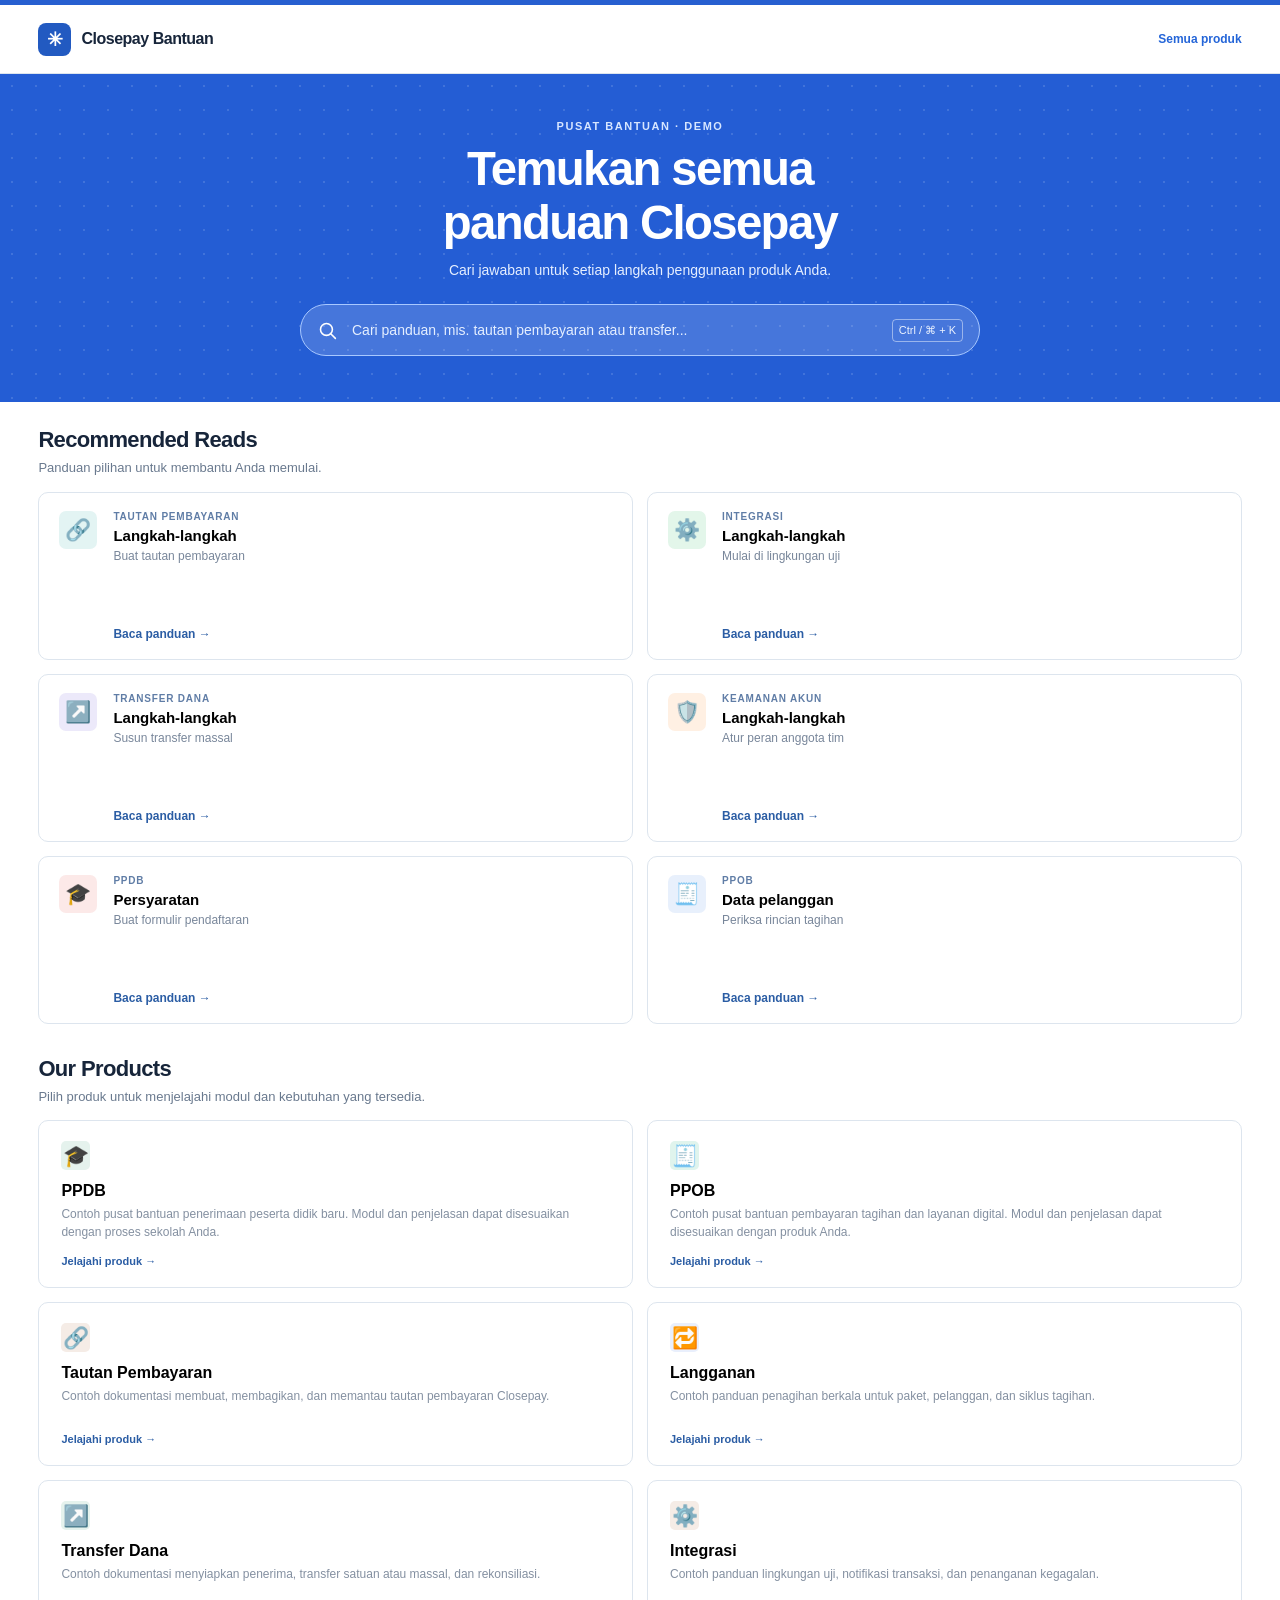
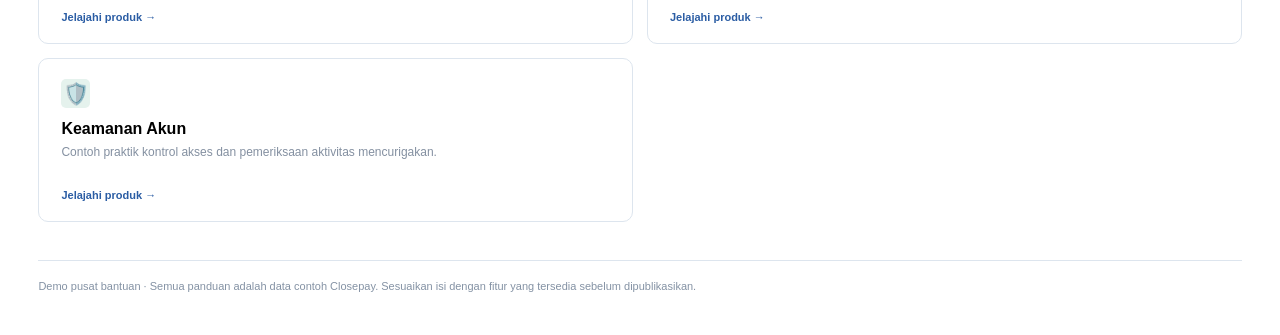
<file: index.html>
<!doctype html><html lang="id"><head><meta charset="utf-8"><meta name="viewport" content="width=device-width,initial-scale=1"><title>Pusat Bantuan Closepay — Demo</title><link rel="stylesheet" href="feedback.css"><style>
:root{--ink:#17253a;--muted:#69798e;--blue:#2465d8;--line:#dde5ee;--bg:#f6f8fb}*{box-sizing:border-box}html{scroll-behavior:smooth}body{margin:0;background:var(--bg);color:var(--ink);font:14px Arial,"Helvetica Neue",sans-serif}button,input{font:inherit}button{cursor:pointer}a{color:inherit;text-decoration:none}button:focus-visible,a:focus-visible,input:focus-visible{outline:3px solid #84b0ff;outline-offset:3px}.shell{width:100%;max-width:none;margin:0;padding-left:clamp(20px,3vw,56px);padding-right:clamp(20px,3vw,56px)}.top{background:white;border-bottom:1px solid var(--line)}.top .shell{height:68px;display:flex;align-items:center;justify-content:space-between}.brand{display:flex;align-items:center;gap:10px;font-size:16px;font-weight:800;letter-spacing:-.03em}.mark{display:grid;place-items:center;width:33px;height:33px;border-radius:8px;background:#225ac1;color:white;font-size:19px}.top nav{display:flex;gap:25px;font-size:12px;font-weight:700}.top nav a:hover,.top nav a:last-child{color:var(--blue)}main.shell{min-height:calc(100vh - 68px);display:flex;flex-direction:column;padding-top:42px;padding-bottom:40px}#view{flex:1}.eyebrow{color:var(--blue);font-size:11px;letter-spacing:.14em;text-transform:uppercase;font-weight:800}.intro h1,.page-title{font-size:clamp(29px,3.5vw,44px);letter-spacing:-.047em;line-height:1.14;margin:11px 0}.intro p,.page-lead{color:var(--muted);font-size:15px;line-height:1.6;margin:0}.searchbar{height:58px;max-width:720px;background:white;border:1px solid #cad7e8;border-radius:9px;display:flex;align-items:center;gap:12px;margin:29px 0 34px;padding:0 16px;box-shadow:0 6px 20px #1c35520b}.searchbar:focus-within{border-color:var(--blue);box-shadow:0 0 0 4px #2464d81b}.searchbar svg{color:#6b7d92;flex:none}.searchbar input{border:0;outline:0;min-width:0;flex:1;background:transparent;color:var(--ink)}.searchbar input::placeholder{color:#8795a7}.clear{display:none;border:0;background:#ecf1f7;color:#536982;border-radius:50%;width:26px;height:26px;font-size:18px}.clear.show{display:block}.key{border:1px solid var(--line);border-radius:4px;padding:4px 6px;color:#8997a9;font-size:11px}.crumbs{display:flex;gap:9px;align-items:center;flex-wrap:wrap;color:#8290a1;font-size:12px;margin-bottom:21px}.crumbs button{background:none;border:0;padding:2px 0;color:#4a6486}.crumbs button:hover{text-decoration:underline}.crumbs strong{color:var(--ink)}.heading{display:flex;justify-content:space-between;align-items:end;gap:15px;margin-bottom:18px}.heading h2{font-size:21px;letter-spacing:-.03em;margin:0 0 5px}.heading p{font-size:13px;color:var(--muted);margin:0;line-height:1.5}.count{font-size:11px;font-weight:700;color:#58718e;background:#e8eff7;padding:7px 10px;border-radius:5px;white-space:nowrap}
.board{display:grid;grid-template-columns:repeat(3,minmax(0,1fr));gap:14px}.menu-card{position:relative;overflow:hidden;min-height:190px;display:flex;flex-direction:column;text-align:left;padding:20px;background:#fff;border:1px solid var(--line);border-radius:9px;transition:transform .15s,border-color .15s,box-shadow .15s}.menu-card:hover,.need-card:hover{transform:translateY(-2px);border-color:#94b8e8;box-shadow:0 10px 24px #1d3a5c13}.menu-card.featured{grid-column:span 2;min-height:234px;background:#edf4fd;border-color:#d3e3f7}.menu-card .copy{position:relative;z-index:1}.menu-card .overline{font-size:10px;color:#7589a1;font-weight:800;letter-spacing:.12em;text-transform:uppercase}.menu-card h3{font-size:18px;letter-spacing:-.03em;margin:35px 0 7px}.menu-card p{font-size:12px;line-height:1.5;color:#728198;margin:0;max-width:275px}.menu-card .bottom{display:flex;justify-content:space-between;align-items:center;margin-top:auto;padding-top:18px;font-size:12px;color:#2b62b4;font-weight:700}.menu-card .arrow{font-size:19px}.menu-card img{position:absolute;right:10px;top:11px;width:115px;height:53px;object-fit:cover;object-position:left top;border-radius:5px;opacity:.85;pointer-events:none}.menu-card.featured img{width:43%;height:184px;top:25px;right:16px;object-fit:contain;background:#f1f6fb;border:1px solid #dbe6f3;box-shadow:0 8px 18px #264c7115}.menu-card.featured .copy{max-width:51%}.menu-card.featured h3{font-size:26px;margin:25px 0 9px}.menu-card.featured p{font-size:13px}.menu-card.featured .bottom{max-width:50%}
.menu-layout,.detail-layout{display:grid;grid-template-columns:minmax(0,1fr) 260px;gap:30px}.need-grid{display:grid;grid-template-columns:repeat(2,minmax(0,1fr));gap:11px}.need-card{min-height:107px;display:flex;flex-direction:column;justify-content:space-between;text-align:left;background:white;border:1px solid var(--line);border-radius:8px;padding:17px;transition:transform .15s,border-color .15s,box-shadow .15s}.need-card .number{font-size:11px;color:#8796aa;font-weight:700}.need-card .row{display:flex;align-items:end;justify-content:space-between;gap:10px;font-size:15px;font-weight:700;line-height:1.35}.need-card .row span:last-child{color:var(--blue);font-size:19px}.menu-aside{align-self:start;padding:16px;background:#edf3fa;border:1px solid #dce7f1;border-radius:9px}.menu-aside img{display:block;width:100%;border-radius:7px}.menu-aside p{font-size:11px;line-height:1.5;color:#6c7d92;margin:12px 2px 0}.all-topics{margin-top:34px}.topic-list{border-top:1px solid var(--line)}.topic-row{width:100%;display:flex;justify-content:space-between;align-items:center;gap:15px;text-align:left;padding:14px 2px;background:none;border:0;border-bottom:1px solid var(--line)}.topic-row:hover{background:#edf4fc;color:var(--blue)}.topic-row strong{font-size:13px}.topic-row small{display:block;margin-top:5px;font-size:11px;color:#8795a7}.topic-row .arrow{font-size:19px;color:#7893b5}.more{display:block;margin:19px auto 0;border:1px solid #cddaea;background:white;border-radius:6px;color:#345579;padding:10px 16px;font-weight:700}.more:hover{border-color:var(--blue);color:var(--blue)}
.detail-main{background:white;border:1px solid var(--line);border-radius:10px;overflow:hidden}.detail-head{padding:28px 30px 23px;border-bottom:1px solid var(--line)}.badge{font-size:11px;font-weight:800;letter-spacing:.11em;text-transform:uppercase;color:var(--blue)}.detail-head h1{font-size:clamp(25px,3vw,37px);line-height:1.15;letter-spacing:-.04em;margin:10px 0 0}.detail-body{padding:27px 30px 32px}.detail-body figure{margin:0 0 28px}.detail-body img{display:block;width:100%;max-width:620px;border:1px solid #e2eaf3;border-radius:9px}.detail-body figcaption{margin-top:8px;color:#8290a2;font-size:11px}.detail-body h2{font-size:19px;letter-spacing:-.02em;margin:0 0 11px}.detail-body p{font-size:14px;line-height:1.72;color:#526279;max-width:650px;margin:0 0 18px}.inline-link{color:var(--blue);text-decoration:underline;text-underline-offset:3px;font-weight:700}.primary-link{display:inline-flex;align-items:center;gap:10px;color:white;background:#1b5ecd;padding:12px 16px;border-radius:7px;font-size:13px;font-weight:700}.primary-link:hover{background:#134ba9}.detail-aside h2{font-size:15px;margin:0 0 10px}.related{border-top:1px solid var(--line)}.related button{display:block;width:100%;text-align:left;background:none;border:0;border-bottom:1px solid var(--line);padding:13px 0;color:#405a78;font-size:12px;font-weight:700;line-height:1.4}.related button:hover{color:var(--blue)}.source-note{background:#eaf2fc;border-radius:8px;padding:16px;margin-top:22px;color:#5a7190;font-size:11px;line-height:1.6}.source-note strong{display:block;font-size:12px;color:#315a90;margin-bottom:5px}.empty{padding:40px 20px;text-align:center;background:white;border:1px solid var(--line);border-radius:9px}.empty h3{margin:0 0 7px}.empty p{color:var(--muted)}.empty button{border:0;border-radius:6px;padding:10px 15px;background:#1b5ecd;color:white}.filters{display:flex;gap:7px;overflow-x:auto;margin:0 0 17px;padding-bottom:5px}.filters button{white-space:nowrap;border:1px solid #d3dfed;background:white;color:#5d718c;border-radius:5px;padding:8px 11px;font-size:11px;font-weight:700}.filters button.active{background:#1d5fc9;border-color:#1d5fc9;color:white}.footer{border-top:1px solid var(--line);margin-top:38px;padding-top:17px;display:flex;justify-content:space-between;gap:20px;color:#8492a4;font-size:11px;line-height:1.5}.footer a{color:var(--blue);font-weight:700;white-space:nowrap}
@media(max-width:850px){.shell{padding-left:22px;padding-right:22px}.menu-layout,.detail-layout{grid-template-columns:1fr}.menu-aside{display:none}.detail-aside{display:grid;grid-template-columns:1fr 1fr;gap:16px}.detail-aside h2{grid-column:1/-1}.source-note{margin:0}}@media(max-width:640px){.top .shell{height:60px}.top nav a:last-child{display:none}main.shell{padding-top:30px}.intro h1{font-size:30px}.intro p{font-size:13px}.searchbar{margin:22px 0 27px}.key{display:none}.board{grid-template-columns:repeat(2,minmax(0,1fr));gap:10px}.menu-card{min-height:169px;padding:15px}.menu-card h3{font-size:15px;margin:33px 0 6px}.menu-card p{font-size:11px}.menu-card img{width:80px;height:39px;right:5px;top:9px}.menu-card.featured{grid-column:span 2;min-height:191px}.menu-card.featured h3{font-size:21px;margin:16px 0 6px}.menu-card.featured img{height:147px;top:20px}.need-grid{grid-template-columns:1fr}.need-card{min-height:87px}.detail-aside{display:block}.source-note{margin-top:18px}.detail-head,.detail-body{padding:22px}.footer{display:block}.footer a{display:block;margin-top:8px}}@media(max-width:390px){.board{grid-template-columns:1fr}.menu-card.featured{grid-column:auto;min-height:155px}.menu-card.featured img{display:none}.menu-card.featured .copy,.menu-card.featured .bottom{max-width:none}.menu-card{min-height:140px}.menu-card h3{margin:18px 0 6px}}@media(prefers-reduced-motion:reduce){html{scroll-behavior:auto}.menu-card,.need-card{transition:none}}
.compact main.shell{padding-top:25px}.compact .intro{display:none}.compact .searchbar{margin:0 0 23px}.detail-body{display:grid;grid-template-columns:minmax(0,1fr) minmax(0,1fr);column-gap:25px;align-content:start}.detail-body figure{grid-row:1/5;margin:0}.detail-body h2{align-self:end}.detail-body .primary-link{justify-self:start;align-self:start}@media(max-width:850px){.detail-body{display:block}.detail-body figure{margin:0 0 24px}}@media(max-width:640px){.compact main.shell{padding-top:19px}}
body:not(.compact){background:#fff}body:not(.compact) .top{border-top:5px solid #275fd0}body:not(.compact) main.shell{padding-top:32px}
.home-section .heading{margin-bottom:18px}.home-section .heading h2{font-size:22px}.reads-grid{display:grid;grid-template-columns:repeat(2,minmax(0,1fr));gap:14px 18px}.read-card{min-height:112px;width:100%;display:flex;align-items:flex-start;gap:16px;text-align:left;padding:19px 21px;background:#fff;border:1px solid var(--line);border-radius:10px;transition:border-color .16s,transform .16s,box-shadow .16s}.read-card:hover,.product-card:hover{border-color:#9bb8e6;transform:translateY(-2px);box-shadow:0 9px 22px #1b365316}.read-icon{display:grid;place-items:center;flex:none;width:38px;height:38px;border-radius:7px;background:#e3f4f3;color:#0b817d;font-size:14px;font-weight:800}.read-card:nth-child(2) .read-icon{background:#e3f6ea;color:#15905a}.read-card:nth-child(3) .read-icon{background:#ece9fa;color:#6049ad}.read-card:nth-child(4) .read-icon{background:#fff0e3;color:#b86528}.read-card:nth-child(5) .read-icon{background:#fce9e8;color:#b34c45}.read-card:nth-child(6) .read-icon{background:#e8f0fc;color:#356cb7}.read-copy{display:flex;flex-direction:column;min-width:0}.read-copy strong{font-size:14px;line-height:1.4}.read-copy small{font-size:12px;color:#78869a;line-height:1.45;margin-top:3px}.read-link{color:#2b5da4;font-size:11px;font-weight:700;margin-top:11px}.products{margin-top:64px}.product-group{margin-top:26px}.group-label{font-size:11px;letter-spacing:.12em;text-transform:uppercase;color:#7587a1;margin:0 0 13px;font-weight:800}.product-grid{display:grid;grid-template-columns:repeat(2,minmax(0,1fr));gap:14px 18px}.product-grid.three{grid-template-columns:repeat(3,minmax(0,1fr))}.product-card{min-height:148px;display:flex;flex-direction:column;align-items:flex-start;text-align:left;padding:18px 20px;background:#fff;border:1px solid var(--line);border-radius:10px;transition:border-color .16s,transform .16s,box-shadow .16s}.product-icon{display:grid;place-items:center;width:29px;height:29px;border-radius:5px;background:#e5f2ed;color:#148a69;font-size:18px;font-weight:800}.product-card:nth-child(2n) .product-icon{background:#e9effc;color:#3865b8}.product-card:nth-child(3n) .product-icon{background:#f5ece6;color:#ae6c35}.product-card strong{font-size:14px;margin-top:18px}.product-card small{font-size:12px;color:#8490a1;line-height:1.45;margin-top:4px}.product-link{font-size:11px;font-weight:700;color:#2b5da4;margin-top:auto;padding-top:10px}
@media(max-width:850px){.product-grid.three{grid-template-columns:repeat(2,minmax(0,1fr))}}@media(max-width:640px){.reads-grid,.product-grid,.product-grid.three{grid-template-columns:1fr}.read-card{min-height:104px}.products{margin-top:47px}.product-card{min-height:135px}}@media(prefers-reduced-motion:reduce){.read-card,.product-card{transition:none}}
.workspace-mode{background:#fff}.workspace-mode main.shell{padding:0;min-height:calc(100vh - 68px)}.workspace-mode .searchbar,.workspace-mode .footer{display:none}.workspace-mode #view{display:flex;flex:1}.product-workspace{display:grid;align-content:start;grid-template-columns:284px minmax(0,1fr);width:100%;min-height:calc(100vh - 68px);border-top:1px solid var(--line)}.workspace-sidebar{border-right:1px solid var(--line);background:#f9fbfd;padding:23px 16px 30px 22px;position:sticky;top:0;align-self:start;height:calc(100vh - 68px);overflow-y:auto}.back-products{border:0;background:transparent;color:#58708f;font-size:12px;font-weight:700;padding:6px 0;margin-bottom:19px}.back-products:hover{color:var(--blue)}.sidebar-title{font-size:18px;letter-spacing:-.03em;margin:0 0 5px}.sidebar-meta{font-size:11px;color:#8996a7;margin:0 0 20px}.local-filter{display:block;margin-bottom:20px}.local-filter input{width:100%;height:39px;background:white;border:1px solid #d4dfeb;border-radius:6px;padding:0 11px;outline:0;color:var(--ink);font-size:12px}.local-filter input:focus{border-color:var(--blue);box-shadow:0 0 0 3px #2465d820}.overview-item,.topic-nav-item{display:block;width:100%;min-height:38px;text-align:left;padding:9px 12px;border:0;border-radius:6px;background:transparent;color:#4d5f76;font-size:12px;line-height:1.4}.overview-item{font-weight:700}.overview-item:hover,.topic-nav-item:hover{background:#eaf2fc;color:#174c9d}.overview-item.active,.topic-nav-item.active{background:#eaf2ff;color:#1957b9;font-weight:800}.topic-nav-label{color:#8a9aae;font-size:10px;font-weight:800;letter-spacing:.12em;margin:22px 12px 8px}.local-empty{color:#8896a7;font-size:12px;line-height:1.5;padding:8px 12px}.workspace-article{min-width:0;background:#fff;padding:27px clamp(28px,3.8vw,72px) 90px}.workspace-article .crumbs{margin:0 0 27px}.article-eyebrow{font-size:10px;letter-spacing:.13em;font-weight:800;color:#6480a7}.article-title{font-size:clamp(28px,2.8vw,39px);line-height:1.15;letter-spacing:-.04em;margin:9px 0 12px}.article-meta{border-bottom:1px solid var(--line);padding-bottom:19px;color:#8b98aa;font-size:11px}.article-content{max-width:880px;padding-top:30px;color:#34445a}.article-content p{font-size:14px;line-height:1.75;margin:0 0 21px}.article-content .article-lead{font-size:15px;color:#43556b}.article-content h2{font-size:20px;letter-spacing:-.025em;margin:32px 0 11px;color:var(--ink)}.article-topic-list{padding-left:23px;margin:14px 0 0}.article-topic-list li{padding:7px 0 7px 4px;line-height:1.5}.article-figure{margin:26px 0 32px}.article-figure img{display:block;width:min(100%,620px);border:1px solid #dfe8f1;border-radius:8px}.article-figure figcaption{font-size:11px;color:#8b97a7;margin-top:8px}
@media(max-width:760px){.workspace-mode main.shell{min-height:calc(100vh - 60px)}.product-workspace{display:block;min-height:calc(100vh - 60px)}.workspace-sidebar{position:static;height:auto;overflow:visible;border-right:0;border-bottom:1px solid var(--line);padding:16px 20px 12px}.back-products{margin:0 0 10px}.sidebar-meta{margin-bottom:13px}.local-filter{margin-bottom:12px}.topic-nav-label{margin:14px 0 7px}.topic-nav-list{display:flex;gap:7px;overflow-x:auto;padding-bottom:6px}.topic-nav-item{flex:none;width:auto;max-width:220px;border:1px solid #dbe5ee;background:#fff;min-height:40px;white-space:nowrap;overflow:hidden;text-overflow:ellipsis}.overview-item{width:auto;min-height:38px}.workspace-article{padding:24px 20px 65px}.workspace-article .crumbs{margin-bottom:22px}.article-content{padding-top:24px}}
.module-list{margin-top:15px}.module-group{margin-bottom:8px}.module-heading{display:flex;align-items:center;gap:1px}.module-toggle{width:26px;height:34px;flex:none;border:0;background:transparent;color:#6e8199;font-size:14px}.module-link{flex:1;min-height:35px;border:0;border-radius:5px;background:transparent;text-align:left;color:#354c69;font-size:12px;font-weight:800;padding:7px 5px}.module-link:hover,.module-link.active{background:#eaf2ff;color:#1c5cbd}.module-children{padding-left:27px}.module-children .topic-nav-item{padding:8px 9px;min-height:34px;font-size:11px}.stage-children{border-left:1px solid #d9e4ef;margin:3px 0 7px 8px;padding-left:9px}.stage-item,.part-item{display:block;width:100%;border:0;background:transparent;text-align:left;color:#6c7d92;padding:6px 7px;border-radius:4px;font-size:11px;line-height:1.35}.part-item{padding-left:18px;font-size:10px}.stage-item:hover,.part-item:hover,.stage-item.active,.part-item.active{color:#1b5bb6;background:#edf4ff}.overview-module{border-top:1px solid #e4ebf2;padding:14px 0 5px}.overview-module h3{font-size:15px;margin:0 0 8px}.overview-module ul{padding-left:19px;margin:0 0 8px}.overview-module li{padding:5px 0;font-size:13px}.workspace-article .article-content{padding-top:23px}
@media(max-width:760px){.module-list{max-height:230px;overflow-y:auto;border-top:1px solid var(--line);padding-top:6px}.module-children .topic-nav-item{width:100%;max-width:none;white-space:normal;border:0;min-height:36px}.workspace-article .article-content{padding-top:19px}}
.mobile-modules-toggle{display:none}@media(max-width:760px){.mobile-modules-toggle{display:block;width:100%;height:40px;text-align:left;border:1px solid #d7e3ef;border-radius:6px;background:#fff;color:#245594;font-size:12px;font-weight:700;padding:0 12px}.mobile-collapsible{display:none}.mobile-collapsible.mobile-open{display:block;padding-top:8px}.module-list{max-height:230px;overflow-y:auto}}
.product-tabs{background:#eff3f9;border-bottom:1px solid #dbe3ef}.tabs-inner{display:flex;align-items:stretch;gap:26px;min-height:45px}.product-tabs a,.product-more summary{display:flex;align-items:center;white-space:nowrap;padding:0 2px;color:#415269;font-size:13px;font-weight:600}.product-tabs a:hover,.product-more summary:hover,.product-tabs a.active,.product-more.active summary{color:var(--blue)}.product-tabs a.active{box-shadow:inset 0 -2px 0 var(--blue)}.product-more{position:relative;display:flex;align-items:stretch}.product-more summary{gap:10px;cursor:pointer;list-style:none}.product-more summary::-webkit-details-marker{display:none}.chevron{font-size:11px;transition:transform .15s}.product-more[open] .chevron{transform:rotate(180deg)}.product-more-menu{position:absolute;top:100%;right:0;z-index:20;width:240px;padding:8px;background:white;border:1px solid #dce5f0;border-radius:0 0 8px 8px;box-shadow:0 14px 28px #1b365329}.product-more-menu a{display:block;padding:11px 12px;border-radius:5px;white-space:normal;font-size:12px}.product-more-menu a:hover{background:#eef5ff}.product-more-menu p{margin:5px 12px 9px;color:#798ba1;font-size:11px;line-height:1.45}.products-only{margin-top:0}.products-only .heading{margin-bottom:20px}.products-only .product-grid{max-width:990px}.products-only .product-card{min-height:210px;padding:22px}.products-only .product-icon{width:45px;height:45px;border-radius:9px;font-size:13px;letter-spacing:-.04em}.products-only .product-card:nth-child(2) .product-icon{background:#e2f4f0;color:#08776b}.products-only .product-card strong{font-size:20px;margin-top:15px}.products-only .product-card small{max-width:390px;font-size:13px;line-height:1.5}.product-count{margin-top:12px;color:#798ba1;font-size:11px}.products-only .product-link{margin-top:auto;padding-top:15px}.workspace-mode main.shell{min-height:calc(100vh - 113px)}.product-workspace{min-height:calc(100vh - 113px)}.workspace-sidebar{height:calc(100vh - 113px)}@media(max-width:760px){.tabs-inner{gap:18px}.product-tabs a,.product-more summary{font-size:12px}.workspace-sidebar{height:auto}.workspace-mode main.shell,.product-workspace{min-height:calc(100vh - 105px)}}@media(max-width:640px){.tabs-inner{gap:14px}.product-more-menu{right:-5px}.products-only .product-card{min-height:180px}}
body:not(.compact) main.shell{padding-top:0}.hero-art{display:none}.hero-copy{min-width:0}body:not(.compact) .home-hero{display:grid;grid-template-columns:minmax(0,1fr) minmax(350px,560px);align-items:center;gap:48px;min-height:180px;margin-inline:calc(-1 * clamp(20px,3vw,56px));padding:20px clamp(20px,3vw,56px);color:white;background:linear-gradient(110deg,#4f66d6 0%,#285bd2 60%,#1652c8 100%)}body:not(.compact) .hero-art{display:block;justify-self:center;color:#fff;font-size:clamp(90px,12vw,180px);font-weight:700;letter-spacing:-.12em;line-height:1;opacity:.22;user-select:none}body:not(.compact) .intro h1{font-size:clamp(25px,2.3vw,32px);letter-spacing:-.035em;margin:7px 0}body:not(.compact) .intro p{color:#e4ebff}body:not(.compact) .intro .eyebrow{color:#dfe8ff}body:not(.compact) .searchbar{height:49px;max-width:none;margin:12px 0 0;border:0;border-radius:24px;box-shadow:0 3px 16px #10368820}body:not(.compact) #view{padding-top:25px}.recommended .heading,.products .heading{margin-bottom:14px}.reads-grid{grid-template-columns:minmax(0,1.55fr) minmax(0,.72fr);gap:10px 18px}.read-card{min-height:95px;padding:12px 15px;gap:12px}.read-category{color:#607da6;font-size:10px;letter-spacing:.08em;text-transform:uppercase;font-weight:800;margin-bottom:3px}.read-copy strong{font-size:14px}.read-copy small{display:-webkit-box;-webkit-line-clamp:1;-webkit-box-orient:vertical;overflow:hidden;font-size:11px;line-height:1.3}.read-link{margin-top:6px}.products{margin-top:32px}.products .product-card{min-height:145px}.products .product-card strong{font-size:16px}.products .product-card:nth-child(2) .product-icon{background:#e0f4ed;color:#148a69}.compact .hero-art,.workspace-mode .home-hero{display:none}.compact .home-hero{margin:0;padding:0;background:none;min-height:0;overflow:visible}.compact .searchbar{margin:0 0 23px}.compact .hero-copy{width:100%}@media(max-width:760px){body:not(.compact) .home-hero{display:block;min-height:0;padding:30px 22px;margin-inline:-22px}body:not(.compact) .hero-art{display:none}body:not(.compact) .intro h1{font-size:28px}.reads-grid{grid-template-columns:1fr}.read-card{min-height:95px}.products{margin-top:32px}}@media(max-width:640px){body:not(.compact) .home-hero{margin-inline:-20px;padding:26px 20px}.products .product-card{min-height:142px}}
.workspace-toolbar{grid-column:1/-1;display:flex;align-items:center;gap:16px;min-height:48px;padding:5px clamp(20px,2.2vw,38px);border-bottom:1px solid var(--line);background:#fff}.sidebar-toggle{min-height:36px;border:1px solid #cbd9e9;border-radius:6px;background:#f7faff;color:#245594;font-size:12px;font-weight:700;padding:0 13px}.sidebar-toggle:hover{border-color:#8eb1e0;background:#edf4ff}.toolbar-hint{font-size:12px;color:#8292a5}.sidebar-collapsed{grid-template-columns:minmax(0,1fr)}.sidebar-collapsed .workspace-sidebar{display:none}.sidebar-collapsed .workspace-article{grid-column:1}.workspace-sidebar{height:calc(100vh - 161px)}.workspace-article{width:100%;padding:24px clamp(20px,2.2vw,38px) 70px}.workspace-article .article-content{max-width:none}.workspace-article .article-paragraph{white-space:pre-line}.workspace-article .rich-body{margin:22px 0 28px;color:#42536a;font-size:15px;line-height:1.75;overflow-wrap:anywhere}.rich-body p{margin:0 0 17px}.rich-body h2{font-size:24px;line-height:1.25;margin:28px 0 14px;color:var(--ink)}.rich-body h3{font-size:19px;line-height:1.3;margin:22px 0 12px;color:var(--ink)}.rich-body ul,.rich-body ol{padding-left:26px;margin:0 0 20px}.rich-body li{margin:7px 0}.rich-body blockquote{border-left:3px solid #c7d8ed;padding-left:16px;color:#63768d}.rich-body a{color:var(--blue);text-decoration:underline;text-underline-offset:3px}.rich-body [data-align=center]{text-align:center}.rich-body [data-align=right]{text-align:right}.rich-body [data-align=justify]{text-align:justify}.workspace-article .article-figure img{width:100%;max-width:none;max-height:520px;object-fit:contain;background:#f1f6fb}@media(max-width:760px){.workspace-toolbar{padding:6px 20px}.workspace-article{padding:22px 20px 65px}.workspace-sidebar{height:auto}.toolbar-hint{white-space:nowrap;overflow:hidden;text-overflow:ellipsis}}
.guide-dropdown{position:relative;z-index:5;flex:none}.guide-dropdown-toggle{display:flex;align-items:center;min-height:38px;padding:0 13px;border:1px solid #cbd9e9;border-radius:6px;background:#fff;color:#245594;font-size:12px;font-weight:700;cursor:pointer;list-style:none}.guide-dropdown-toggle::-webkit-details-marker,.guide-branch-title::-webkit-details-marker{display:none}.guide-dropdown[open] .guide-dropdown-toggle,.guide-dropdown-toggle:hover{background:#edf4ff;border-color:#8eb1e0}.guide-dropdown-panel{position:absolute;top:calc(100% + 5px);left:0;width:min(420px,calc(100vw - 40px));max-height:min(70vh,560px);overflow-y:auto;padding:9px;border:1px solid #d5e1ee;border-radius:8px;background:#fff;box-shadow:0 15px 34px #1b365329}.guide-branch{border-top:1px solid #edf1f6}.guide-branch-title{position:relative;min-height:38px;display:flex;align-items:center;padding:8px 24px 8px 10px;color:#334d6d;font-weight:700;font-size:12px;line-height:1.4;cursor:pointer;list-style:none}.guide-branch-title:after{content:'⌄';position:absolute;right:10px;color:#70839b}.guide-branch[open]>.guide-branch-title:after{transform:rotate(180deg)}.guide-branch-title:hover,.guide-jump-link:hover{background:#edf4ff;color:#1855ad}.guide-branch-children{padding:0 0 5px 13px;border-left:1px solid #e1e9f3;margin-left:15px}.guide-jump-link{display:block;min-height:36px;padding:8px 10px;border-radius:5px;color:#526780;font-size:12px;line-height:1.4;overflow-wrap:anywhere}.guide-jump-link[aria-current=page]{color:#1855ad;background:#eaf2ff;font-weight:800}.guide-dropdown summary:focus-visible{outline:3px solid #84b0ff;outline-offset:2px}@media(max-width:760px){.workspace-toolbar{position:relative}.guide-dropdown{position:static}.guide-dropdown-panel{top:100%;left:20px;right:20px;width:auto;max-height:65vh}.toolbar-hint{display:none}.guide-dropdown-toggle,.sidebar-toggle{min-height:44px}.guide-jump-link,.guide-branch-title{min-height:44px}}
.article-topic-list{list-style:none;display:grid;grid-template-columns:repeat(auto-fit,minmax(min(100%,250px),1fr));gap:10px;padding:0;margin:14px 0 0}.article-topic-list li{padding:0}.article-topic-list a{display:flex;align-items:center;min-height:62px;padding:16px 19px;border:1px solid #dce5ef;border-radius:8px;background:#fff;color:#314765;font-size:14px;font-weight:700;line-height:1.5;text-decoration:none;transition:border-color .15s,background .15s}.article-topic-list a:after{content:'→';margin-left:auto;padding-left:14px;color:#6b89b7}.article-topic-list a:hover,.article-topic-list a:focus-visible{border-color:#9eb9de;background:#f5f9ff;color:#174f9c}.reading-view{background:#f6f8fb;padding:30px clamp(22px,3vw,48px) 90px}.reading-view .crumbs{margin-bottom:22px}.guide-reading-layout{display:grid;grid-template-columns:minmax(0,1fr) 206px;align-items:start;gap:28px;width:100%}.guide-document{min-width:0;padding:clamp(28px,4vw,56px);background:#fff;border:1px solid #e0e7ef;border-radius:10px;box-shadow:0 4px 20px #243a550b}.guide-document .article-title{font-size:clamp(30px,3.2vw,43px);line-height:1.16;max-width:25ch;text-wrap:pretty;margin:12px 0 20px}.guide-document .article-meta{font-size:12px;padding-bottom:24px}.guide-document .article-content{padding-top:28px}.guide-document .article-content p,.guide-document .rich-body{font-size:16px;line-height:1.85;color:#33465d}.guide-document .rich-body p{margin-bottom:22px}.guide-document .rich-body h2{margin-top:34px}.guide-document .rich-body h3{margin-top:26px}.guide-document .article-figure{margin:30px 0}.guide-document .article-figure img{border-radius:8px;max-height:660px}.guide-toc{position:sticky;top:26px;padding:15px 0;color:#536780}.guide-toc h2{font-size:12px;letter-spacing:.08em;text-transform:uppercase;color:#6a7e96;margin:0 0 14px}.guide-toc-link{display:block;width:100%;border:0;border-radius:5px;background:none;padding:8px 9px;text-align:left;color:#405a79;font-size:12px;line-height:1.5;cursor:pointer}.guide-toc-link:hover,.guide-toc-link:focus-visible{background:#e7eef8;color:#1855aa}.guide-toc-back{display:block;border-top:1px solid #dce5ef;margin-top:15px;padding:16px 9px;color:#295fa8;font-size:12px;font-weight:700}@media(max-width:1100px){.guide-reading-layout{grid-template-columns:minmax(0,1fr)}.guide-toc{display:none}}@media(max-width:760px){.reading-view{padding:20px 16px 65px}.guide-document{padding:27px 22px;border-radius:8px}.guide-document .article-title{font-size:31px}.guide-document .article-content p,.guide-document .rich-body{font-size:15px;line-height:1.8}.article-topic-list{grid-template-columns:1fr}.article-topic-list a{min-height:56px}}@media(prefers-reduced-motion:reduce){.article-topic-list a{transition:none}}
.rich-body table{width:100%;border-collapse:collapse;display:block;overflow-x:auto;margin:26px 0;background:#fff}.rich-body th,.rich-body td{border:1px solid #cbd9e9;padding:11px 14px;min-width:86px;text-align:left}.rich-body th{background:#f0f5fb;color:#243e61}.workspace-article:not(.reading-view) .rich-body{max-width:880px}.workspace-article:not(.reading-view) .article-content>.article-figure{max-width:880px}.article-video{width:min(100%,880px);aspect-ratio:16/9;background:#16273b;margin:26px 0;border-radius:8px;overflow:hidden}.article-video iframe,.article-video video{width:100%;height:100%;border:0}.reading-view .article-video{width:100%}
.rich-body h1{font-size:clamp(29px,3vw,38px);line-height:1.2}.rich-body pre{max-width:100%;overflow:auto;padding:14px 18px;border-radius:6px;background:#eef3f8;font:13px/1.65 Consolas,monospace}.rich-body code{font-family:Consolas,monospace}.rich-body img{display:block;max-width:100%;height:auto;margin:22px 0;border-radius:5px}
.rich-body [data-font=serif]{font-family:Georgia,"Times New Roman",serif}.rich-body [data-font=mono]{font-family:Consolas,"Courier New",monospace}.rich-body [data-font=sans]{font-family:Arial,"Helvetica Neue",sans-serif}.rich-body [data-size=small]{font-size:.85em}.rich-body [data-size=large]{font-size:1.3em}.rich-body [data-size=xlarge]{font-size:1.65em}.rich-body img[data-width="25"]{width:25%}.rich-body img[data-width="50"]{width:50%}.rich-body img[data-width="75"]{width:75%}.rich-body img[data-width="100"]{width:100%}.rich-body [data-align=center] img{margin-inline:auto}.rich-body [data-align=right] img{margin-left:auto}.guide-reading-layout{grid-template-columns:minmax(0,1fr)}.read-icon,.product-icon,.products-only .product-icon{font-size:21px}
.home-hero{text-align:center}.home-hero .searchbar{max-width:680px}body:not(.compact) .home-hero{display:flex;justify-content:center;align-items:center;min-height:280px;padding:46px clamp(20px,3vw,56px);background-color:#245dd4;background-image:radial-gradient(#ffffff22 1px,transparent 1px);background-size:24px 24px}body:not(.compact) .hero-copy{width:min(100%,850px)}body:not(.compact) .hero-art{display:none}body:not(.compact) .intro h1{font-size:clamp(30px,3.7vw,52px);line-height:1.13;max-width:19ch;margin:0 auto 10px;color:white}body:not(.compact) .intro p{color:#e6efff;font-size:14px}body:not(.compact) .intro .eyebrow{margin-bottom:10px;color:#d7e6ff}body:not(.compact) .home-hero .searchbar{height:52px;max-width:680px;margin:23px auto 0;border:1px solid #a8c8ff;border-radius:28px;background:#ffffff27;box-shadow:none;color:white}body:not(.compact) .home-hero .searchbar:focus-within{border-color:white;box-shadow:0 0 0 3px #ffffff47}body:not(.compact) .home-hero .searchbar input,body:not(.compact) .home-hero .searchbar svg{color:white}body:not(.compact) .home-hero .searchbar input::placeholder{color:#e5efff}body:not(.compact) .home-hero .searchbar .key{border-color:#ffffff74;color:#ecf3ff}@media(max-width:760px){body:not(.compact) .home-hero{min-height:250px;padding:42px 22px}body:not(.compact) .intro h1{font-size:clamp(29px,7vw,40px)}}
.reads-grid{grid-template-columns:repeat(2,minmax(0,1fr));gap:14px}.read-card{display:grid;grid-template-columns:40px minmax(0,1fr);gap:14px;min-height:168px;padding:18px 20px;align-items:start}.read-copy{min-height:130px;width:100%}.read-copy strong{font-size:15px}.read-copy small{font-size:12px;display:block;overflow:hidden;white-space:nowrap;text-overflow:ellipsis}.read-link{margin-top:auto;padding-top:10px;font-size:12px}.products .product-grid{grid-template-columns:repeat(2,minmax(0,1fr));gap:14px}.products .product-card{min-height:164px;padding:20px 22px}.products .product-card strong{margin-top:12px}.products .product-card small{line-height:1.5;margin-top:5px}.products .product-link{margin-top:auto;padding-top:14px}.product-card,.read-card{min-width:0}@media(max-width:760px){.reads-grid,.products .product-grid{grid-template-columns:1fr;gap:12px}.read-card{min-height:182px;padding:16px}.read-copy{min-height:86px}.products .product-card{min-height:152px;padding:18px}}.guide-dropdown-toggle:after{content:'▾';margin-left:12px;font-size:13px;line-height:1;transition:transform .15s}.guide-dropdown[open]>.guide-dropdown-toggle:after{transform:rotate(180deg)}.hierarchy-more{display:block;width:100%;min-height:36px;padding:7px 10px;border:0;border-radius:5px;background:#edf4ff;color:#245594;text-align:left;font-size:12px;font-weight:700}.hierarchy-more:hover{background:#dceaff}.article-topic-list .hierarchy-more-row{grid-column:1/-1}.article-topic-list .hierarchy-more{min-height:44px;text-align:center}@media(max-width:760px){.hierarchy-more{min-height:44px}}
</style></head><body><header class="top"><div class="shell"><a href="#/" class="brand" aria-label="Pusat Bantuan Closepay, kembali ke awal"><span class="mark" aria-hidden="true">✳</span>Closepay Bantuan</a><nav aria-label="Navigasi atas"><a href="#/">Semua produk</a></nav></div></header><main class="shell"><div class="home-hero"><div class="hero-art" aria-hidden="true"><span>‹ / ›</span></div><div class="hero-copy"><div class="intro"><div class="eyebrow">Pusat bantuan · Demo</div><h1>Temukan semua panduan Closepay</h1><p>Cari jawaban untuk setiap langkah penggunaan produk Anda.</p></div><label class="searchbar" for="search"><svg width="21" height="21" viewBox="0 0 24 24" fill="none" stroke="currentColor" stroke-width="1.8" stroke-linecap="round" aria-hidden="true"><circle cx="10.8" cy="10.8" r="6.8"/><path d="m16 16 5 5"/></svg><input id="search" type="search" autocomplete="off" placeholder="Cari panduan, mis. tautan pembayaran atau transfer..." aria-label="Cari topik bantuan"><button id="clear" class="clear" type="button" aria-label="Hapus pencarian">×</button><span class="key" aria-hidden="true">Ctrl / ⌘ + K</span></label></div></div><div id="view" aria-live="polite"></div><footer class="footer"><span>Demo pusat bantuan · Semua panduan adalah data contoh Closepay. Sesuaikan isi dengan fitur yang tersedia sebelum dipublikasikan.</span></footer></main><script src="help-index.js"></script><script src="search.js"></script><script src="menu-config.js"></script><script src="home-config.js"></script><script src="product-model.js"></script><script src="hierarchy-config.js"></script><script src="help-admin-model.js"></script><script src="help-content.js"></script><script src="help-data.js"></script><script src="rich-text.js"></script><script src="vendor/marked.umd.js"></script><script src="vendor/turndown.js"></script><script src="vendor/turndown-plugin-gfm.js"></script><script src="help-markdown.js"></script><script src="hierarchy-model.js"></script><script src="feedback-model.js"></script><script src="feedback-ui.js"></script><script src="hierarchy-ui.js"></script><script src="app.js"></script></body></html>
</file>
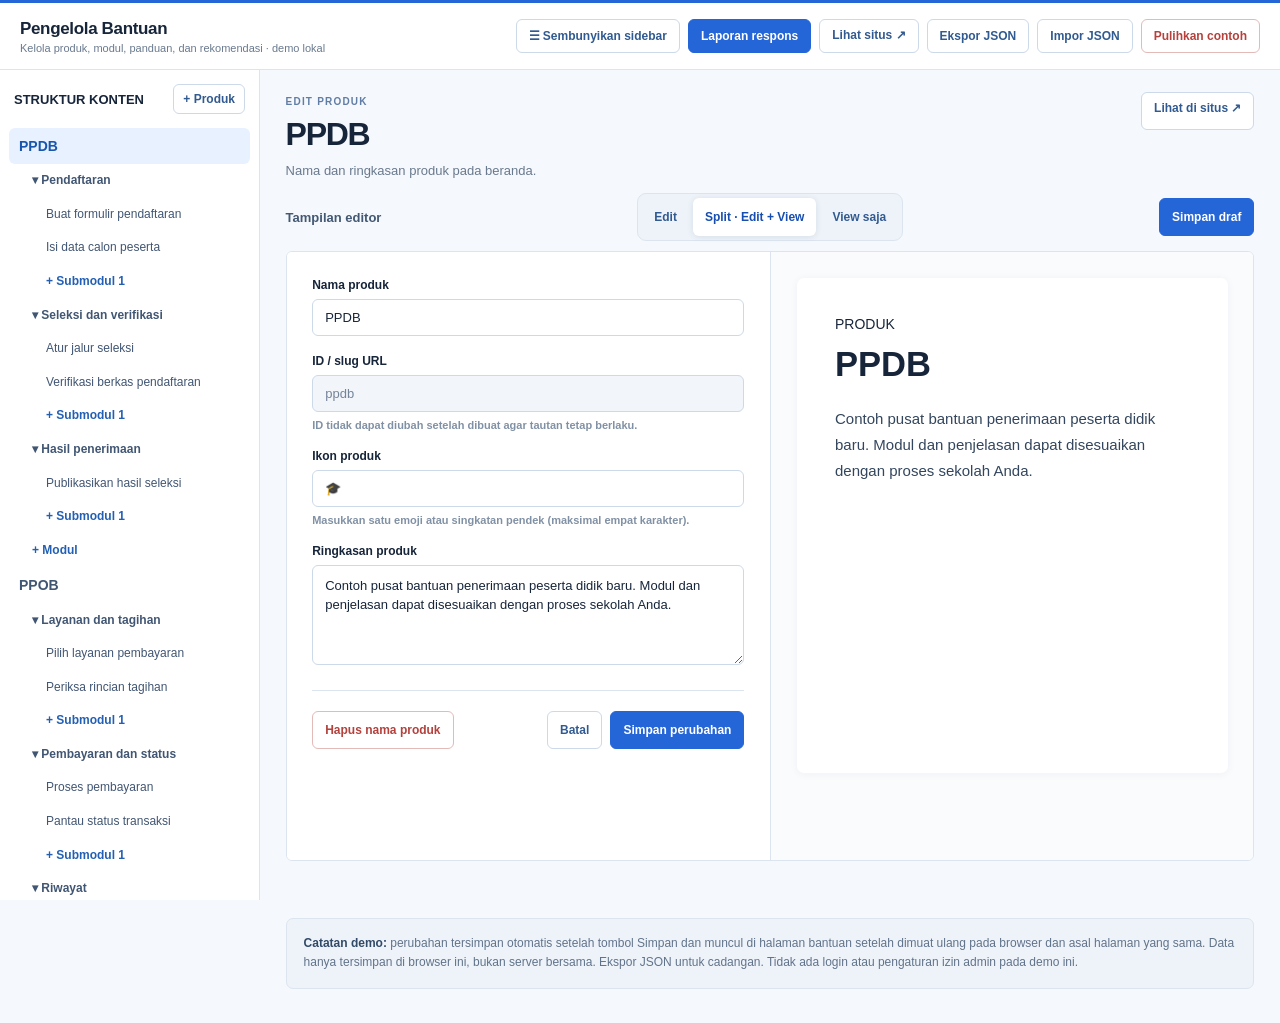
<file: admin.html>
<!doctype html>
<html lang="id"><head><meta charset="utf-8"><meta name="viewport" content="width=device-width,initial-scale=1"><title>Pengelola Bantuan — Demo</title><link rel="stylesheet" href="feedback.css">
<style>
:root{--ink:#17253a;--muted:#69798e;--blue:#2465d8;--line:#dce5ef;--bg:#f5f8fc;--red:#b4413c}*{box-sizing:border-box}body{margin:0;background:var(--bg);color:var(--ink);font:14px Arial,"Helvetica Neue",sans-serif}button,input,textarea,select{font:inherit}button{cursor:pointer}button:focus-visible,a:focus-visible,input:focus-visible,textarea:focus-visible,select:focus-visible{outline:3px solid #90b6ff;outline-offset:2px}a{color:var(--blue);text-decoration:none}.top{display:flex;align-items:center;justify-content:space-between;gap:20px;padding:17px clamp(20px,3vw,48px);background:white;border-top:5px solid var(--blue);border-bottom:1px solid var(--line)}.brand{font-size:17px;font-weight:800;letter-spacing:-.02em}.brand small{display:block;margin-top:3px;color:var(--muted);font-size:11px;font-weight:400;letter-spacing:0}.top-actions{display:flex;flex-wrap:wrap;gap:8px;align-items:center}.btn{min-height:38px;border:1px solid #cbd9e9;background:white;color:#315a90;border-radius:6px;padding:8px 12px;font-weight:700;font-size:12px}.btn:hover{background:#ecf3fd}.btn.primary{background:var(--blue);border-color:var(--blue);color:#fff}.btn.primary:hover{background:#174eaf}.btn.danger{color:var(--red);border-color:#e3bab7}.layout{display:grid;grid-template-columns:minmax(270px,320px) minmax(0,1fr);min-height:calc(100vh - 81px)}.rail{background:#fff;border-right:1px solid var(--line);padding:25px 16px 40px;overflow:auto}.rail-head{display:flex;align-items:center;justify-content:space-between;gap:10px;margin:0 5px 14px}.rail-head strong{font-size:13px}.rail-head .btn{min-height:30px;padding:5px 9px}.rail .caption{font-size:10px;font-weight:800;letter-spacing:.12em;color:#8192a7;text-transform:uppercase;margin:24px 8px 9px}.tree-button{display:block;width:100%;border:0;background:transparent;text-align:left;border-radius:6px;padding:9px 10px;color:#415673;font-size:12px;line-height:1.3}.tree-button:hover{background:#f0f5fc}.tree-button.active{background:#e8f1ff;color:#1855ad;font-weight:800}.tree-button.product{font-weight:800;font-size:14px}.tree-button.module{padding-left:23px;font-weight:700}.tree-button.topic{padding-left:37px}.tree-button.section{padding-left:50px;color:#63748c}.tree-button.part{padding-left:64px;color:#75869b}.tree-button.add{color:#2360b4;font-weight:700}.main{min-width:0;padding:clamp(22px,3vw,46px);max-width:1060px;width:100%}.main-head{display:flex;justify-content:space-between;align-items:start;gap:16px;margin-bottom:20px}.main-head .kicker{font-size:10px;letter-spacing:.12em;color:#607da5;font-weight:800}.main-head h1{font-size:clamp(23px,2.5vw,31px);letter-spacing:-.04em;margin:8px 0}.main-head p,.hint{color:var(--muted);font-size:13px;line-height:1.55;margin:0}.panel{background:#fff;border:1px solid var(--line);border-radius:9px;padding:clamp(20px,2.5vw,32px)}.fields{display:grid;grid-template-columns:repeat(2,minmax(0,1fr));gap:18px}.field{display:flex;flex-direction:column;gap:7px;min-width:0}.field.wide{grid-column:1/-1}.field label,.field>span{font-size:12px;font-weight:700}.field input,.field textarea,.field select{width:100%;border:1px solid #ccd9e8;border-radius:6px;background:white;color:var(--ink);padding:10px 12px;font-size:13px}.field textarea{min-height:100px;line-height:1.5;resize:vertical}.field textarea.long{min-height:190px}.field .small{font-size:11px;color:#8191a5}.field input[readonly]{background:#f2f5f9;color:#74859a}.panel-actions{display:flex;flex-wrap:wrap;justify-content:space-between;gap:12px;margin-top:25px;padding-top:20px;border-top:1px solid var(--line)}.action-right{display:flex;gap:8px;flex-wrap:wrap}.subheading{font-size:14px;margin:30px 0 13px}.check{display:flex;align-items:flex-start;gap:10px;padding:11px 0;border-bottom:1px solid #edf1f6;font-size:13px}.check input{margin-top:2px;accent-color:var(--blue)}.status{min-height:22px;margin:11px 0 0;color:#246b52;font-size:12px}.status.error{color:var(--red)}.note{margin-top:24px;padding:15px 17px;background:#eef3f9;border:1px solid var(--line);border-radius:7px;color:#61738b;font-size:12px;line-height:1.6}.note strong{color:#314a68}.image-preview{display:block;max-height:210px;max-width:100%;margin-top:8px;border:1px solid var(--line);border-radius:6px}.empty{color:var(--muted);font-size:12px;padding:4px 9px}#import-file{display:none}@media(max-width:800px){.layout{grid-template-columns:1fr}.rail{border-right:0;border-bottom:1px solid var(--line);max-height:350px}.main{padding:22px}.top{align-items:flex-start;flex-direction:column}}@media(max-width:550px){.fields{grid-template-columns:1fr}.field.wide{grid-column:auto}.main-head{display:block}.top-actions .btn{flex:1}}
.rich-field{margin-top:8px}.rich-editor{border:1px solid #cbd9e9;border-radius:8px;overflow:hidden;background:#f1f4f8}.rich-toolbar{display:flex;align-items:center;flex-wrap:wrap;gap:4px;padding:10px 12px;background:#fff;border-bottom:1px solid var(--line)}.rich-toolbar select{width:auto;min-height:34px;padding:5px 8px;margin-right:9px;border:1px solid #d8e2ed;border-radius:5px;font-size:12px}.rich-tool{min-height:34px;border:1px solid transparent;border-radius:5px;background:#fff;color:#334a67;padding:5px 9px;font-size:12px;font-weight:700}.rich-tool:hover,.rich-tool:focus-visible{background:#eaf2fd;border-color:#bcd3f0}.rich-tool[aria-label="Miring"]{font-style:italic}.rich-tool[aria-label="Garis bawah"]{text-decoration:underline}.rich-surface{min-height:360px;max-width:800px;margin:22px auto;background:#fff;box-shadow:0 1px 7px #243a551c;padding:40px clamp(25px,4vw,55px);font-size:15px;line-height:1.72;color:#26364a;outline:none;overflow-wrap:anywhere}.rich-surface:focus{box-shadow:0 0 0 2px #81a9ec,0 1px 7px #243a551c}.rich-surface:empty:before{content:attr(data-placeholder);color:#a1adbc;pointer-events:none}.rich-surface p{margin:0 0 15px}.rich-surface h2{font-size:23px;line-height:1.25;margin:22px 0 12px}.rich-surface h3{font-size:18px;margin:20px 0 10px}.rich-surface ul,.rich-surface ol{padding-left:24px}.rich-surface blockquote{border-left:3px solid #c5d6ec;padding-left:14px;color:#5b708a}.rich-surface a{color:#2465d8;text-decoration:underline}.rich-foot{padding:8px 14px;background:#fff;border-top:1px solid var(--line);color:#8090a4;font-size:11px}.rich-surface [data-align=center]{text-align:center}.rich-surface [data-align=right]{text-align:right}.rich-surface [data-align=justify]{text-align:justify}@media(max-width:550px){.rich-surface{min-height:300px;margin:9px;padding:23px 20px}.rich-toolbar{padding:8px}.rich-tool{min-height:44px}}
.editor-full .layout{display:block}.editor-full .main{max-width:none;width:100%;padding:clamp(20px,2.5vw,42px)}.editor-full .rail{display:none}.editor-full.rail-open .rail{display:block;position:fixed;z-index:30;top:74px;bottom:0;left:0;width:min(340px,92vw);overflow:auto;box-shadow:12px 10px 30px #162f4c2b}.top-actions #tree-toggle{white-space:nowrap}.mode-controls{display:flex;align-items:center;justify-content:space-between;flex-wrap:wrap;gap:12px;margin:18px 0 12px}.mode-controls strong{font-size:13px;color:#435873}.mode-switch{display:flex;gap:4px;padding:4px;border:1px solid var(--line);border-radius:9px;background:#eef3f9}.editor-mode{border:0;background:transparent;min-height:38px}.editor-mode[aria-pressed=true]{background:white;color:#174eaf;box-shadow:0 1px 6px #1c35521c}.editor-workspace{display:grid;grid-template-columns:minmax(0,1fr) minmax(0,1fr);gap:0;padding:0;overflow:hidden;min-height:480px}.editor-form,.editor-preview{min-width:0;padding:clamp(19px,2vw,32px)}.editor-form{background:#fff}.editor-preview{background:#f3f6fa;border-left:1px solid var(--line)}.editor-workspace[data-mode=edit]{display:block}.editor-workspace[data-mode=edit] .editor-preview{display:none}.editor-workspace[data-mode=preview]{display:block}.editor-workspace[data-mode=preview] .editor-form{display:none}.editor-workspace[data-mode=preview] .editor-preview{border:0;min-height:60vh}.editor-workspace[data-mode=split] .fields{grid-template-columns:1fr}.editor-workspace .rich-surface{max-width:none}.draft-paper{max-width:850px;min-height:390px;margin:0 auto;background:#fff;border:1px solid #e0e7ef;border-radius:7px;padding:clamp(24px,3vw,46px);overflow-wrap:anywhere}.draft-paper h2{font-size:clamp(25px,2.7vw,36px);line-height:1.2;margin:12px 0 20px}.draft-body{line-height:1.75;font-size:15px;color:#33465d}.draft-body p{margin:0 0 17px}.draft-empty{color:#8090a4;line-height:1.6}.draft-image{display:block;width:100%;max-height:490px;object-fit:contain;margin:22px 0;border:1px solid var(--line);border-radius:7px}.draft-video,.article-video{width:100%;aspect-ratio:16/9;margin:22px 0;background:#182739}.draft-video iframe,.draft-video video{width:100%;height:100%;border:0}.media-upload-preview{display:flex;align-items:center;gap:12px;margin-top:12px}.media-upload-preview:empty{display:none}.media-upload-preview .image-preview{max-width:180px;max-height:125px;object-fit:contain}.rich-surface table,.draft-body table{width:100%;border-collapse:collapse;margin:18px 0;display:block;overflow-x:auto}.rich-surface th,.rich-surface td,.draft-body th,.draft-body td{border:1px solid #cbd9e9;padding:9px 12px;min-width:70px;text-align:left}.rich-surface th,.draft-body th{background:#f0f5fb}.rich-surface table{background:white}@media(max-width:950px){.editor-workspace[data-mode=split]{grid-template-columns:1fr}.editor-workspace[data-mode=split] .editor-preview{border-left:0;border-top:1px solid var(--line)}}@media(max-width:550px){.editor-full .main{padding:16px}.mode-switch{width:100%;overflow-x:auto}.editor-mode{white-space:nowrap;min-height:44px}.editor-form,.editor-preview{padding:17px}.editor-workspace .rich-surface{margin:10px 0;padding:22px}}
@media(max-width:550px){.editor-full .main-head .btn{display:inline-flex;margin-top:18px}.editor-full .main-head{margin-bottom:22px}}
/* Editorial workspace: explorer + one writing canvas, not a dashboard. */
[hidden]{display:none!important}
.editor-full .layout{display:grid;grid-template-columns:260px minmax(0,1fr);min-height:calc(100vh - 70px)}
.editor-full .rail{display:block;position:sticky;top:0;height:calc(100vh - 70px);padding:14px 9px 28px;box-shadow:none}
.editor-full .main{width:100%;max-width:none;padding:22px clamp(18px,2vw,32px) 34px;min-width:0}
.editor-full.rail-collapsed .layout{grid-template-columns:0 minmax(0,1fr)}
.editor-full.rail-collapsed .rail{display:none}
.editor-full .top{padding:10px 20px;min-height:70px;border-top:3px solid var(--blue)}
.editor-full .top-actions .btn{min-height:34px}
.editor-full .main-head{margin-bottom:12px}
.editor-full .main-head h1{font-size:clamp(23px,2.5vw,32px)}
.editor-full .mode-controls{margin:12px 0 10px}
.editor-full .editor-workspace{min-height:calc(100vh - 290px);border:1px solid var(--line);border-radius:6px;background:#fff}
.editor-full .editor-form,.editor-full .editor-preview{padding:clamp(16px,2vw,26px)}
.editor-full .editor-preview{background:#fafbfd}
.editor-full .draft-paper{max-width:980px;border:0;box-shadow:0 1px 8px #17253a0c;min-height:55vh}
.content-fields{grid-column:1/-1;display:grid;grid-template-columns:minmax(0,1fr);gap:16px;min-width:0}
.content-fields>.field{min-width:0;margin:0}
.author-switch{display:flex;gap:4px;margin:7px 0 8px}
.author-button{background:transparent;border:1px solid var(--line);color:#526783;border-radius:6px;padding:7px 13px;font-size:12px;font-weight:700;min-height:36px}
.author-button[aria-pressed=true]{background:#eaf2ff;color:#174eaf;border-color:#b7cff5}
.rich-editor[data-author=markdown]>.rich-toolbar:not(.markdown-toolbar),.rich-editor[data-author=markdown]>.rich-surface{display:none}
.rich-editor[data-author=visual]>.markdown-toolbar,.rich-editor[data-author=visual]>.markdown-source{display:none}
.editor-full .rich-editor{background:#fff;border-radius:6px}
.markdown-toolbar{gap:2px;padding:6px 10px;overflow-x:auto;flex-wrap:nowrap}
.markdown-toolbar .rich-tool{flex:none;min-width:34px}
.editor-full .field textarea.markdown-source{display:block;width:100%;min-height:52vh;max-width:none;resize:vertical;border:0;border-radius:0;background:#fff;padding:20px 22px;font:13px/1.75 Consolas,"Courier New",monospace;color:#26364a;outline:0;tab-size:2}
.markdown-source:focus{box-shadow:inset 0 0 0 2px #81a9ec}
.editor-full .rich-surface{margin:0;min-height:52vh;max-width:none;box-shadow:none}
.rich-surface h1,.draft-body h1{font-size:1.8em;line-height:1.2}
.rich-surface pre,.draft-body pre{overflow:auto;padding:12px 16px;background:#f1f4f8;border-radius:5px;font:13px/1.6 Consolas,monospace}
.rich-surface code,.draft-body code{font-family:Consolas,monospace}
.rich-surface img,.draft-body img{display:block;max-width:100%;height:auto;margin:16px 0;border-radius:4px}
.editor-full .draft-body table,.editor-full .rich-surface table{display:block;max-width:100%;overflow:auto}
@media(max-width:950px){.editor-full .layout{display:block}.editor-full .rail{display:none}.editor-full.rail-collapsed .layout{display:block}.editor-full.rail-open .rail{display:block;position:fixed;top:70px;bottom:0;height:auto;left:0;width:min(320px,90vw);z-index:30;box-shadow:10px 8px 30px #17253a25}}
@media(max-width:700px){.editor-full .main{padding:14px}.editor-full .editor-workspace[data-mode=split]{display:block}.editor-full .editor-workspace[data-mode=split] .editor-preview{border-left:0;border-top:1px solid var(--line)}.editor-full .mode-controls{align-items:stretch}.editor-full .mode-switch{width:100%;overflow-x:auto}.editor-full .editor-mode{flex:1;white-space:nowrap}.markdown-source{padding:16px;min-height:320px}.editor-full .draft-paper{min-height:300px;padding:20px}.editor-full .top{padding:11px 15px}}
.rich-body [data-font=serif],.rich-surface [data-font=serif]{font-family:Georgia,"Times New Roman",serif}.rich-body [data-font=mono],.rich-surface [data-font=mono]{font-family:Consolas,"Courier New",monospace}.rich-body [data-font=sans],.rich-surface [data-font=sans]{font-family:Arial,"Helvetica Neue",sans-serif}
.rich-body [data-size=small],.rich-surface [data-size=small]{font-size:.85em}.rich-body [data-size=large],.rich-surface [data-size=large]{font-size:1.3em}.rich-body [data-size=xlarge],.rich-surface [data-size=xlarge]{font-size:1.65em}
.rich-body img[data-width="25"],.rich-surface img[data-width="25"]{width:25%}.rich-body img[data-width="50"],.rich-surface img[data-width="50"]{width:50%}.rich-body img[data-width="75"],.rich-surface img[data-width="75"]{width:75%}.rich-body img[data-width="100"],.rich-surface img[data-width="100"]{width:100%}
.rich-body [data-align=center] img,.rich-surface [data-align=center] img{margin-inline:auto}.rich-body [data-align=left] img,.rich-surface [data-align=left] img{margin-right:auto}.rich-body [data-align=right] img,.rich-surface [data-align=right] img{margin-left:auto}
.rich-surface [data-align=center]{text-align:center}.rich-surface [data-align=right]{text-align:right}.rich-surface [data-align=justify]{text-align:justify}
</style></head><body>
<header class="top"><div class="brand">Pengelola Bantuan<small>Kelola produk, modul, panduan, dan rekomendasi · demo lokal</small></div><div class="top-actions"><button id="tree-toggle" class="btn" type="button" aria-controls="tree" aria-expanded="false">☰ Daftar konten</button><button id="feedback-report" class="btn primary" type="button">Laporan respons</button><a class="btn" href="index.html" target="_blank" rel="noopener">Lihat situs ↗</a><button id="export" class="btn" type="button">Ekspor JSON</button><button id="import" class="btn" type="button">Impor JSON</button><button id="reset" class="btn danger" type="button">Pulihkan contoh</button><input id="import-file" type="file" accept="application/json,.json"></div></header>
<div class="layout"><aside id="tree" class="rail" aria-label="Struktur konten"></aside><main class="main"><div id="editor"></div><p id="status" class="status" role="status" aria-live="polite"></p><div class="note"><strong>Catatan demo:</strong> perubahan tersimpan otomatis setelah tombol Simpan dan muncul di halaman bantuan setelah dimuat ulang pada browser dan asal halaman yang sama. Data hanya tersimpan di browser ini, bukan server bersama. Ekspor JSON untuk cadangan. Tidak ada login atau pengaturan izin admin pada demo ini.</div></main></div>
<script src="menu-config.js"></script><script src="hierarchy-config.js"></script><script src="home-config.js"></script><script src="help-content.js"></script><script src="help-admin-model.js"></script><script src="rich-text.js"></script><script src="vendor/marked.umd.js"></script><script src="vendor/turndown.js"></script><script src="vendor/turndown-plugin-gfm.js"></script><script src="help-markdown.js"></script><script src="feedback-model.js"></script><script src="feedback-admin.js"></script><script src="admin.js"></script></body></html>
</file>
<file: feedback.css>
.feedback-widget{max-width:760px;margin:38px 0 0;padding:22px 24px;border:1px solid #dce5ef;border-radius:10px;background:#fff;color:#263b58}.feedback-title{font-size:17px;margin:0 0 5px}.feedback-hint{font-size:12px;color:#6c8099;margin:0 0 16px}.feedback-choices{display:flex;flex-wrap:wrap;gap:10px}.feedback-choices button,.feedback-submit{min-height:40px;border:1px solid #c9d7e9;border-radius:7px;padding:8px 14px;background:#f8fbff;color:#275692;font-weight:700}.feedback-choices button:hover,.feedback-choices button[aria-pressed=true]{border-color:#2963c5;background:#e7f0ff;color:#184b9d}.feedback-choices .feedback-no[aria-pressed=true]{border-color:#a65264;background:#fff0f2;color:#923f51}.feedback-form{display:grid;gap:12px;margin-top:18px}.feedback-form[hidden]{display:none}.feedback-choices[hidden]{display:none!important}.feedback-actions{display:flex;flex-wrap:wrap;gap:10px}.feedback-complete{padding:16px 20px;background:#f4f9ff}.feedback-complete .feedback-hint{display:none}.feedback-complete .feedback-title{font-size:15px}.feedback-complete .feedback-message{margin-top:6px}.feedback-label[hidden]{display:none!important}.feedback-label{display:grid;gap:6px;font-size:12px;font-weight:700;color:#4d627e}.feedback-reason,.feedback-comment{width:100%;border:1px solid #cbd8e8;border-radius:7px;background:white;color:#253b58;padding:10px;font:inherit}.feedback-comment{resize:vertical;min-height:88px}.feedback-submit{justify-self:start;background:#275fd0;color:white;border-color:#275fd0}.feedback-message{min-height:1.3em;font-size:12px;color:#366a50;margin:12px 0 0}.content-dates{display:flex;flex-wrap:wrap;gap:12px;margin-top:28px;color:#7a8aa1;font-size:12px}.feedback-admin{max-width:1200px;margin:0 auto}.feedback-admin h2{font-size:clamp(23px,2.5vw,32px);margin:0 0 7px}.feedback-admin-note{color:#697f99;font-size:13px;line-height:1.5;margin:0 0 22px}.feedback-empty{padding:24px;border:1px dashed #cdd9e8;border-radius:10px;color:#697f99}.feedback-stats{display:grid;grid-template-columns:repeat(4,minmax(0,1fr));gap:12px;margin-bottom:20px}.feedback-stat{display:flex;flex-direction:column;gap:9px;min-height:96px;padding:17px;border:1px solid #dbe5f1;border-radius:10px;background:white}.feedback-stat span{color:#667c98;font-size:12px}.feedback-stat strong{font-size:25px;color:#214a89;font-variant-numeric:tabular-nums}.feedback-chart{padding:22px;border:1px solid #dbe5f1;border-radius:10px;background:white;margin-bottom:20px}.feedback-chart h3{font-size:16px;margin:0 0 20px}.feedback-chart-row{display:grid;grid-template-columns:75px minmax(0,1fr) 90px;align-items:center;gap:13px;margin:12px 0;font-size:12px;color:#49617e}.feedback-chart-row strong{text-align:right;font-variant-numeric:tabular-nums}.feedback-chart-track{height:24px;border-radius:6px;background:#edf2f8;overflow:hidden}.feedback-bar-yes,.feedback-bar-no{height:100%;min-width:0;border-radius:6px;background:#2369c9}.feedback-bar-no{background:#d26670}.feedback-table-wrap{overflow:auto;border:1px solid #dbe5f1;border-radius:10px;background:white}.feedback-table{width:100%;border-collapse:collapse;font-size:12px}.feedback-table th,.feedback-table td{padding:13px 15px;text-align:left;border-bottom:1px solid #e8edf4;vertical-align:top;min-width:100px;overflow-wrap:anywhere}.feedback-table th{background:#f3f7fc;color:#405d80;white-space:nowrap}.feedback-table td:first-child{font-weight:700}.feedback-table tr:last-child td{border-bottom:0}.content-dates-admin{display:flex;gap:16px;grid-column:1/-1;color:#6b7d92;font-size:12px}@media(max-width:700px){.feedback-stats{grid-template-columns:repeat(2,minmax(0,1fr))}.feedback-chart-row{grid-template-columns:48px minmax(0,1fr) 70px;gap:7px}.feedback-widget{padding:18px}.feedback-table{min-width:680px}}
</file>
